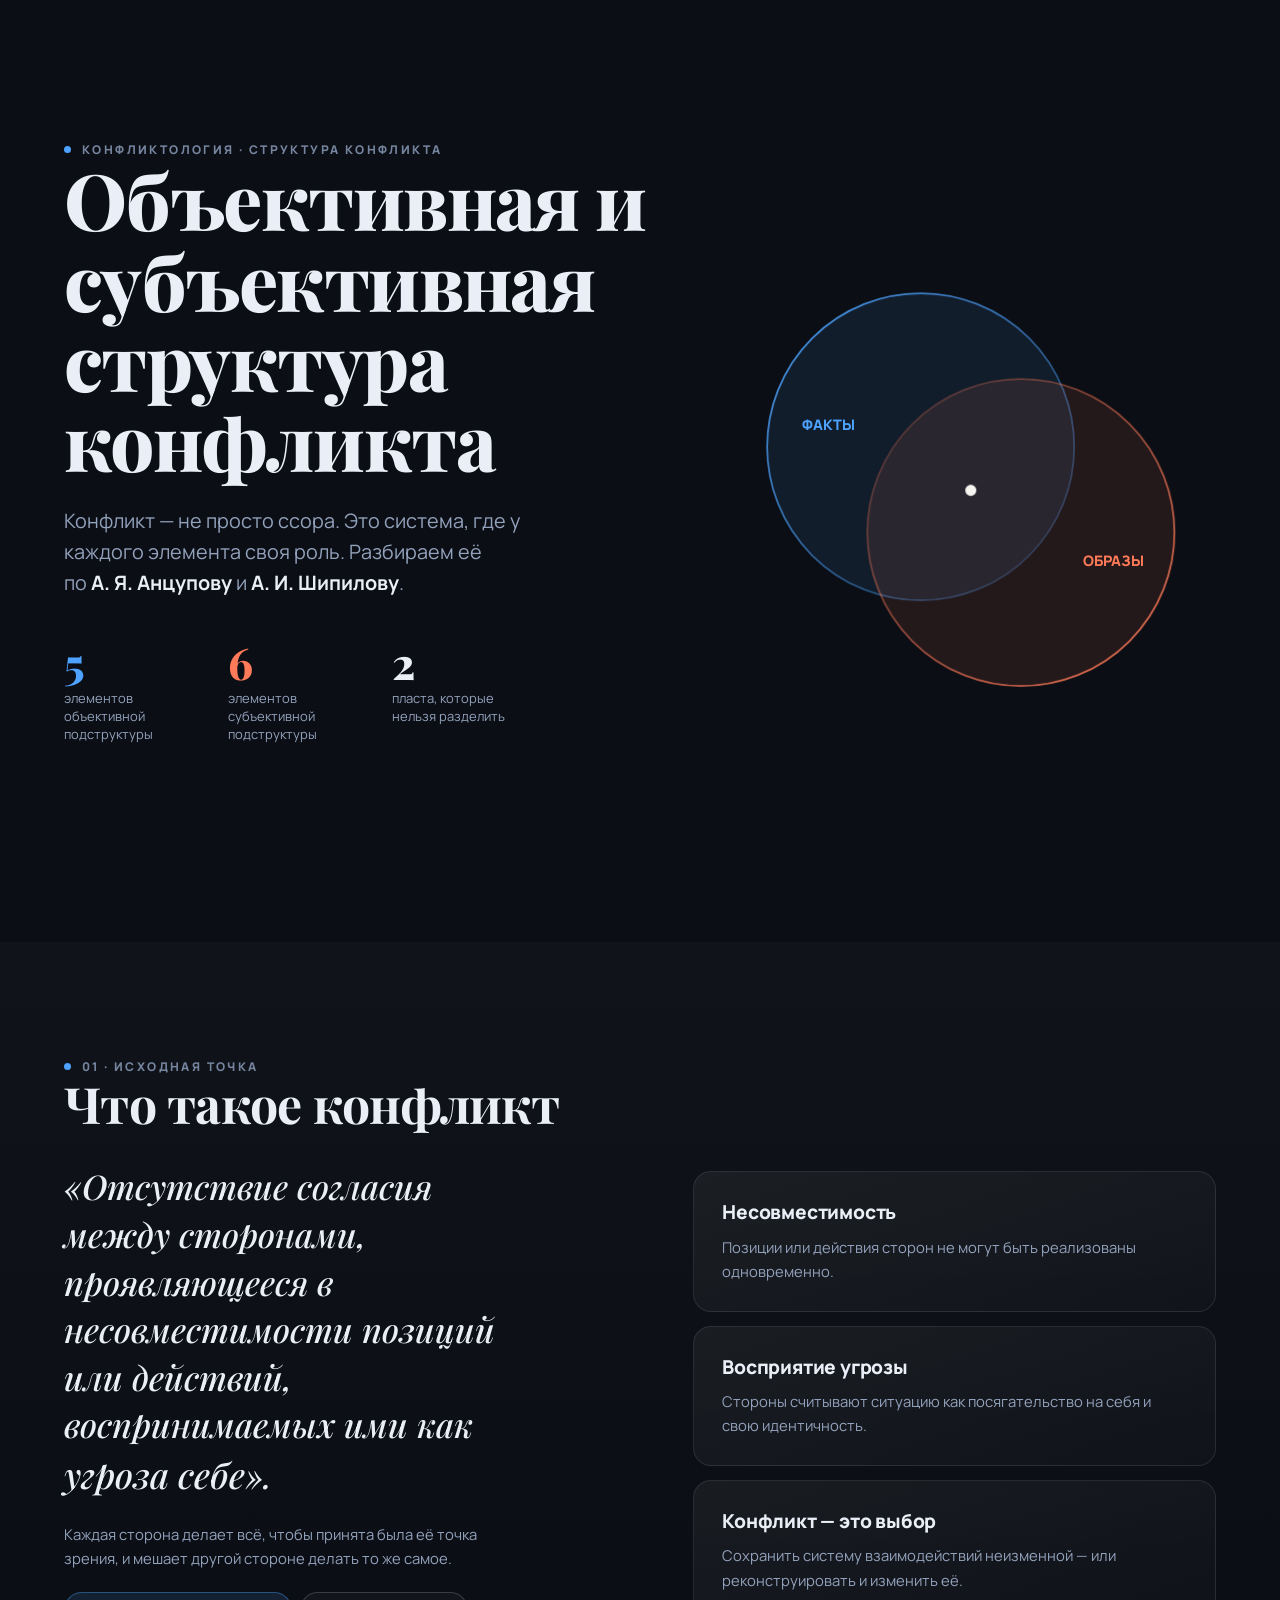
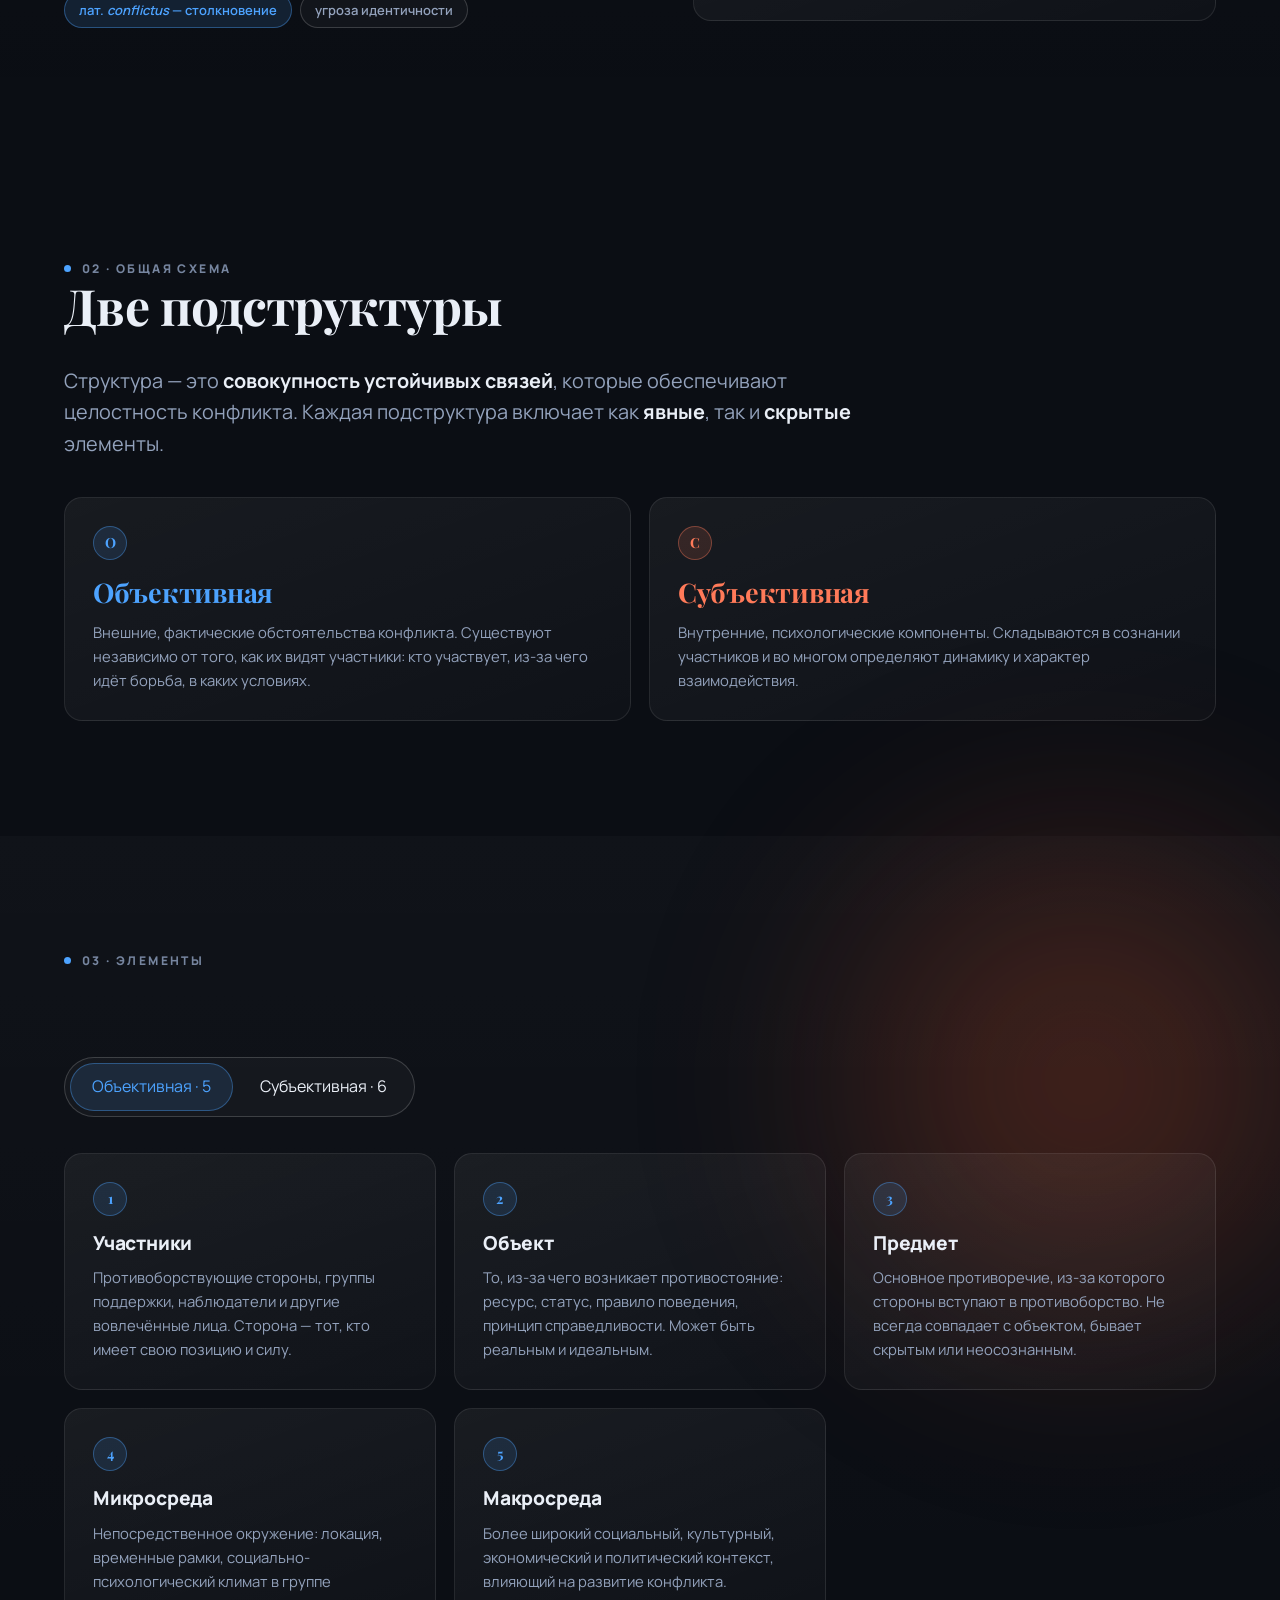
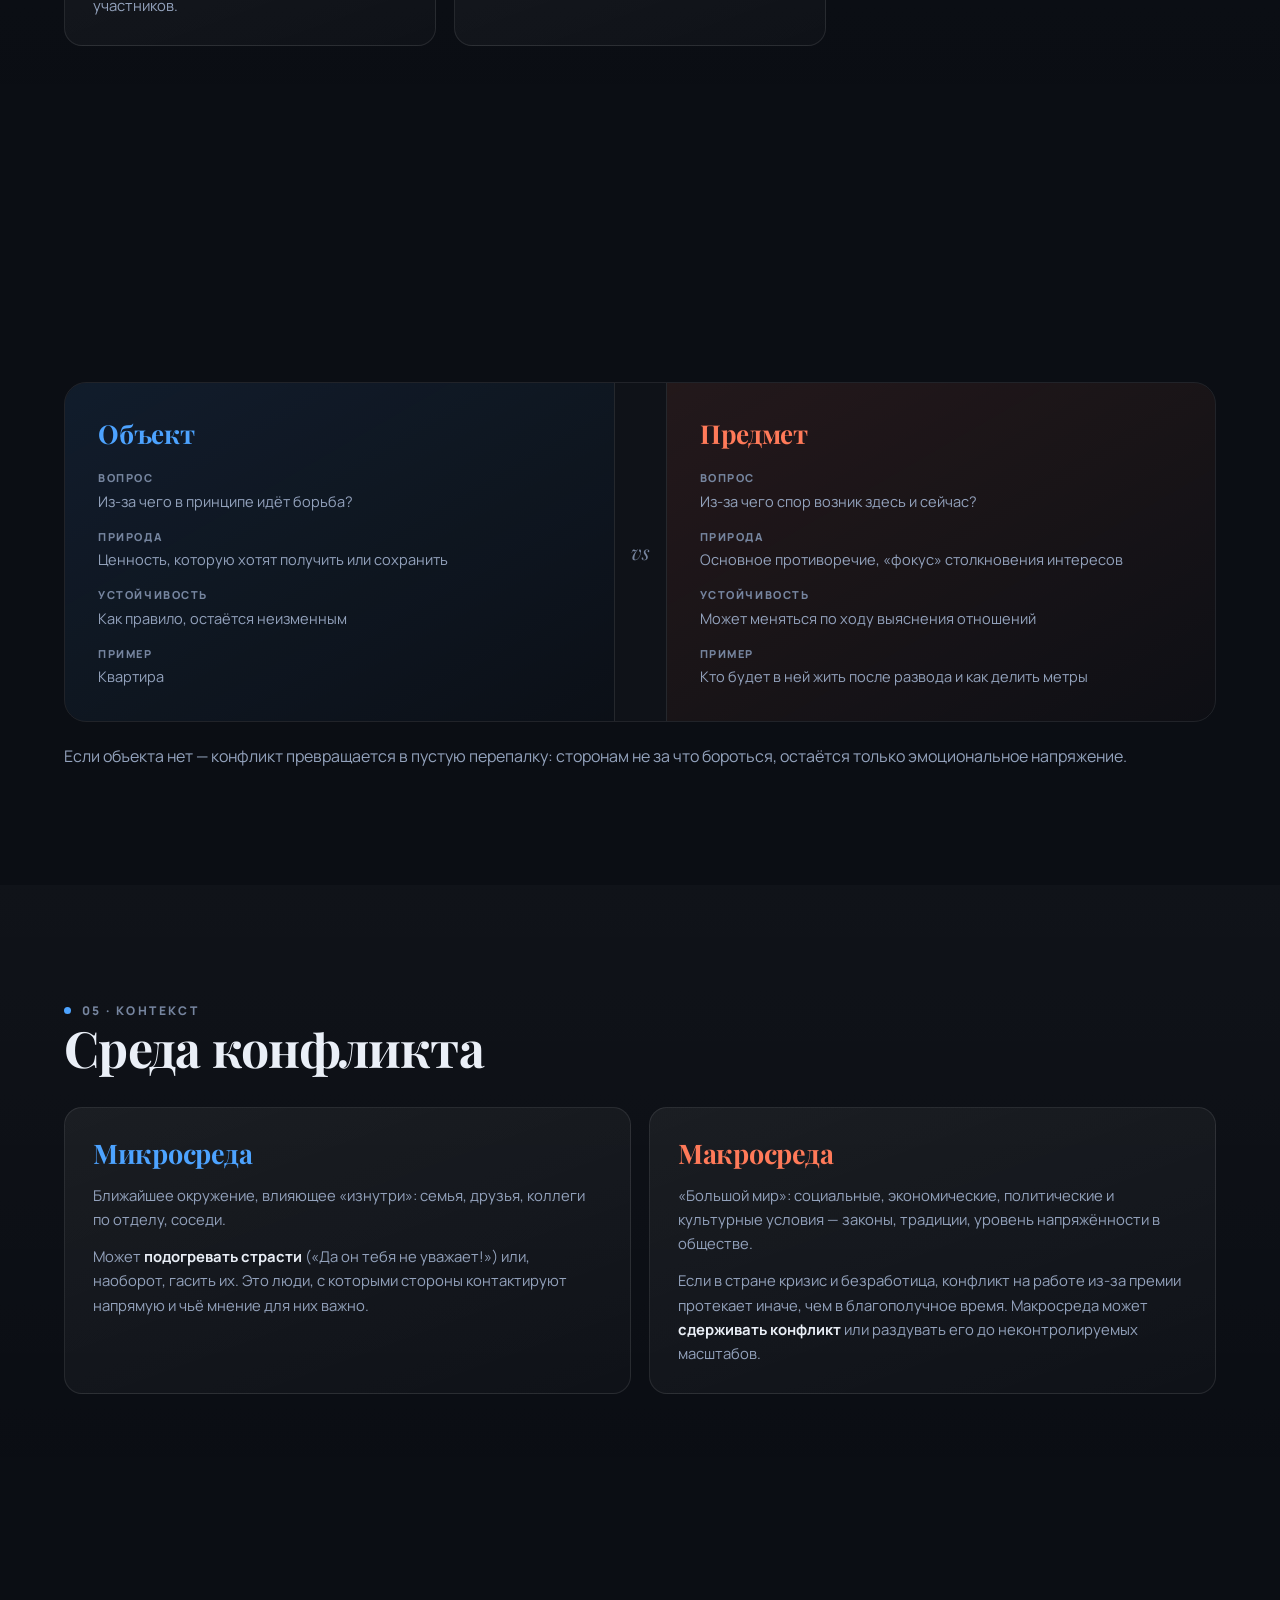
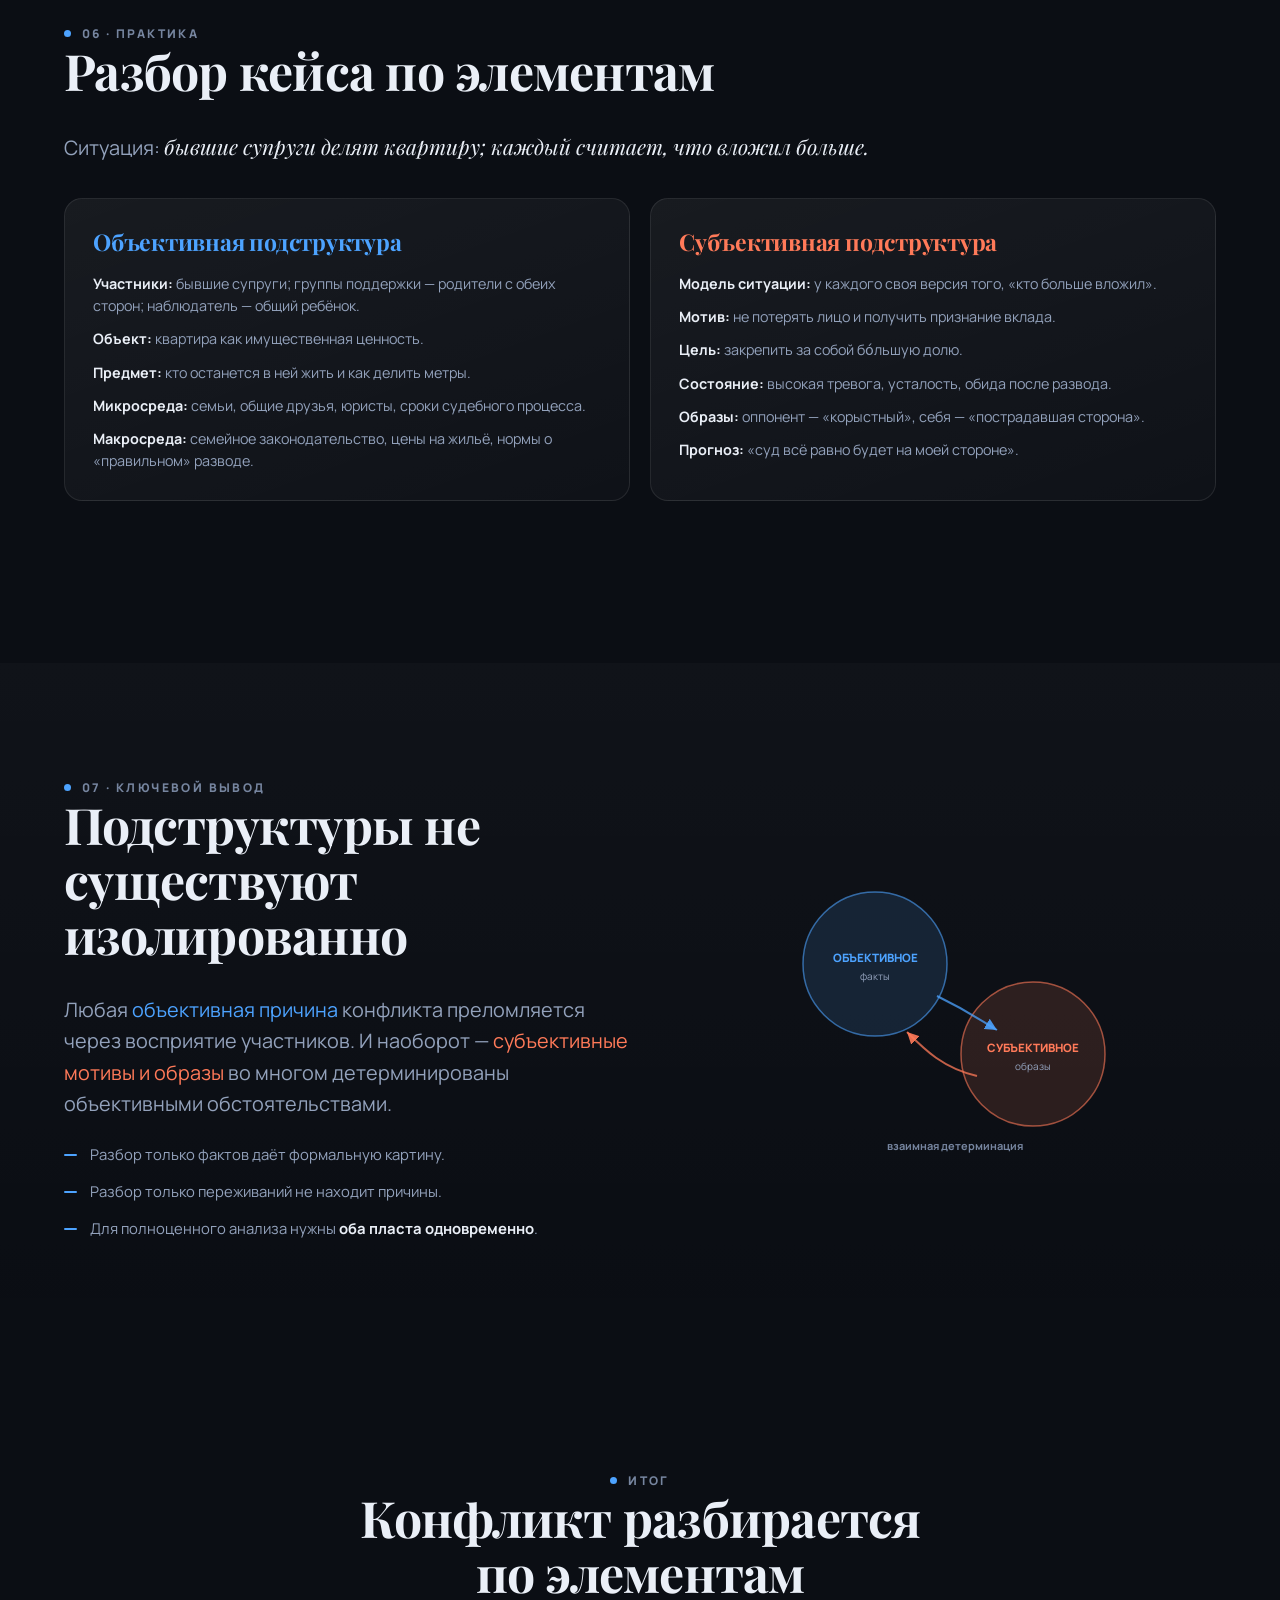
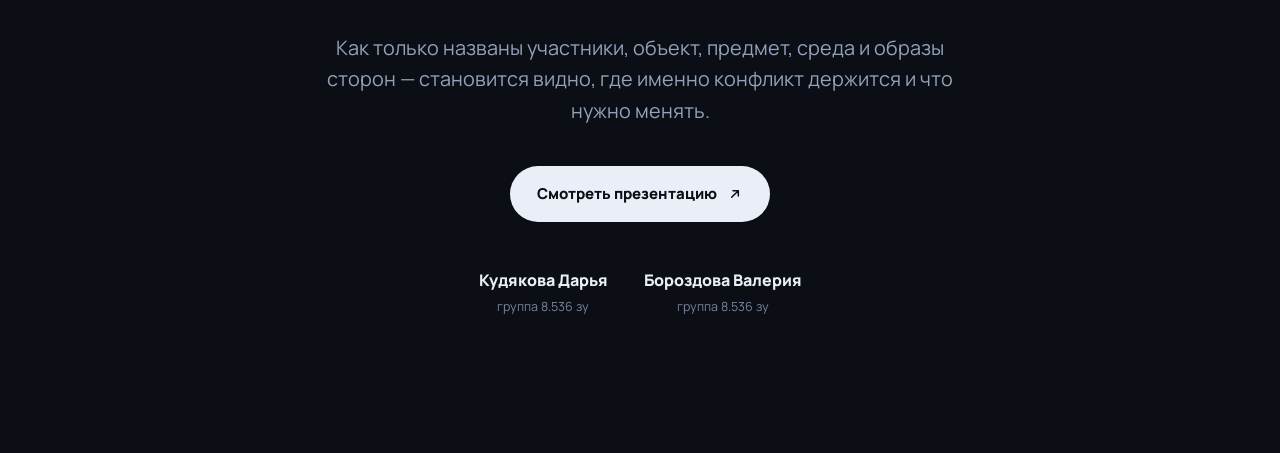
<file: projects/conflict-structure/landing.html>
<!DOCTYPE html>
<html lang="ru">
<head>
<meta charset="utf-8">
<meta name="viewport" content="width=device-width, initial-scale=1">
<title>Структура конфликта — объективная и субъективная подструктуры</title>
<meta name="description" content="Объективная и субъективная структура конфликта по А. Я. Анцупову и А. И. Шипилову: участники, объект, предмет, микро- и макросреда, мотивы, цели, образы и прогноз результатов.">
<meta property="og:title" content="Структура конфликта">
<meta property="og:description" content="Объективная и субъективная подструктуры конфликта — разбор по элементам с примером.">
<meta property="og:type" content="website">
<style>
  html{scroll-behavior:smooth}
  body{margin:0;background:#0B0E14}
  @media (prefers-reduced-motion:reduce){html{scroll-behavior:auto}}
</style>
</head>
<body>
<!-- ВНИМАНИЕ: файл создаётся автоматически из tilda-embed.html — правьте источник, затем: node build-landing.mjs -->
<!--
  ===========================================================================
  ЛЕНДИНГ «Структура конфликта» — код для блока T123 в Tilda.
  ---------------------------------------------------------------------------
  Как вставить:
  1. В Tilda добавьте блок  T123 «HTML-код»  (Другое → HTML-код).
  2. Скопируйте ВЕСЬ этот файл и вставьте в поле блока.
  3. В настройках блока уберите внутренние отступы (Padding top/bottom = 0).
  4. Ссылку на презентацию задайте в data-deck ниже (по умолчанию presentation.html).

  Все стили изолированы префиксом .cf — они не влияют на остальные блоки Tilda
  и не ломаются от её собственных стилей.
  ===========================================================================
-->

<link rel="preconnect" href="https://fonts.googleapis.com">
<link rel="preconnect" href="https://fonts.gstatic.com" crossorigin>
<link href="https://fonts.googleapis.com/css2?family=Manrope:wght@400;500;600;700;800&family=Playfair+Display:ital,wght@0,500;0,700;0,800;1,500&display=swap" rel="stylesheet">

<style>
/* ===========================================================================
   ТОКЕНЫ — с префиксом --cf-, чтобы не пересечься с переменными Tilda
   =========================================================================== */
.cf{
  --cf-ink:#0B0E14;
  --cf-ink-2:#111726;
  --cf-text:#EAEFF7;
  --cf-mute:#93A2BC;
  --cf-faint:#76859F;

  --cf-obj:#4DA3FF;
  --cf-obj-soft:rgba(77,163,255,.13);
  --cf-obj-line:rgba(77,163,255,.38);

  --cf-subj:#FF7A59;
  --cf-subj-soft:rgba(255,122,89,.13);
  --cf-subj-line:rgba(255,122,89,.38);

  --cf-line:rgba(255,255,255,.09);
  --cf-line-2:rgba(255,255,255,.17);

  --cf-display:"Playfair Display",Georgia,"Times New Roman",serif;
  --cf-sans:"Manrope",system-ui,-apple-system,"Segoe UI",Roboto,Arial,sans-serif;

  --cf-ease:cubic-bezier(.16,1,.3,1);
  --cf-pad:clamp(20px,5vw,80px);
}

/* ===========================================================================
   СБРОС ВНУТРИ БЛОКА
   Tilda задаёт свои font-family/line-height/margin на заголовках и абзацах —
   перекрываем их точечно, только внутри .cf
   =========================================================================== */
.cf,.cf *,.cf *::before,.cf *::after{box-sizing:border-box}
.cf{
  font-family:var(--cf-sans);
  background:var(--cf-ink);
  color:var(--cf-text);
  line-height:1.6;
  -webkit-font-smoothing:antialiased;
  overflow:hidden;
  position:relative;
  isolation:isolate;
}
.cf h1,.cf h2,.cf h3,.cf h4,.cf p,.cf ul,.cf ol,.cf figure,.cf blockquote{margin:0;padding:0}
.cf ul,.cf ol{list-style:none}
.cf img{max-width:100%;display:block}
.cf a{color:inherit;text-decoration:none}
.cf button{font:inherit;color:inherit;background:none;border:0;cursor:pointer}
.cf strong,.cf b{font-weight:700;color:var(--cf-text)}

/* ===========================================================================
   СЕТКА И СЕКЦИИ
   =========================================================================== */
.cf-sec{position:relative;padding:clamp(64px,9vw,128px) var(--cf-pad);z-index:1}
.cf-wrap{max-width:1180px;margin:0 auto;width:100%}
.cf-sec--tint{background:linear-gradient(180deg,rgba(255,255,255,.022),rgba(255,255,255,0))}

.cf-eyebrow{
  font-size:12px;font-weight:800;letter-spacing:.2em;text-transform:uppercase;
  color:var(--cf-faint);display:flex;align-items:center;gap:11px;margin-bottom:18px;
}
.cf-eyebrow::before{content:"";width:7px;height:7px;border-radius:50%;background:var(--cf-obj);flex:none}
.cf-eyebrow.s::before{background:var(--cf-subj)}

.cf h1{font-family:var(--cf-display);font-weight:800;font-size:clamp(38px,6.4vw,78px);line-height:1.03;letter-spacing:-.02em}
.cf h2{font-family:var(--cf-display);font-weight:700;font-size:clamp(28px,4.1vw,50px);line-height:1.1;letter-spacing:-.015em;margin-bottom:clamp(20px,2.6vw,32px)}
.cf h3{font-size:clamp(17px,1.5vw,20px);font-weight:800;line-height:1.32;letter-spacing:-.01em;margin-bottom:9px}
.cf .cf-lead{font-size:clamp(16px,1.55vw,20px);line-height:1.58;color:var(--cf-mute);max-width:70ch}
.cf .cf-body{font-size:clamp(14.5px,1.16vw,16px);line-height:1.62;color:var(--cf-mute)}
.cf .cf-obj{color:var(--cf-obj)}
.cf .cf-subj{color:var(--cf-subj)}
.cf em.cf-acc{font-family:var(--cf-display);font-style:italic;color:var(--cf-text);font-size:1.06em}

/* ===========================================================================
   ГЕРОЙ
   =========================================================================== */
.cf-hero{
  min-height:min(92vh,860px);display:flex;align-items:center;
  padding-top:clamp(80px,11vw,140px);padding-bottom:clamp(64px,8vw,110px);
}
.cf-hero-grid{display:grid;grid-template-columns:1.1fr .9fr;gap:clamp(32px,5vw,64px);align-items:center;width:100%}
.cf-hero h1{max-width:15ch;margin-bottom:24px}
.cf-hero .cf-lead{max-width:44ch}

.cf-aura{position:absolute;inset:0;z-index:0;pointer-events:none;overflow:hidden}
.cf-aura i{position:absolute;display:block;border-radius:50%;filter:blur(90px);opacity:.45;transition:transform 1.2s var(--cf-ease)}
.cf-aura .a{width:min(60vw,760px);aspect-ratio:1;left:-14%;top:-14%;background:radial-gradient(circle,#1E5FA8 0%,rgba(30,95,168,0) 70%)}
.cf-aura .b{width:min(56vw,700px);aspect-ratio:1;right:-12%;top:34%;background:radial-gradient(circle,#A33F22 0%,rgba(163,63,34,0) 70%)}

.cf-hero-meta{display:flex;flex-wrap:wrap;gap:28px;margin-top:clamp(28px,3.4vw,42px)}
.cf-hero-meta .n{font-family:var(--cf-display);font-size:clamp(30px,3.4vw,44px);font-weight:800;line-height:1}
.cf-hero-meta .l{font-size:13px;color:var(--cf-mute);margin-top:5px;max-width:17ch;line-height:1.4}

.cf-actions{display:flex;flex-wrap:wrap;gap:12px;margin-top:clamp(28px,3.4vw,40px)}
.cf-btn{
  display:inline-flex;align-items:center;gap:10px;
  padding:15px 26px;border-radius:999px;font-size:15px;font-weight:800;
  border:1px solid transparent;transition:transform .3s var(--cf-ease),background .3s var(--cf-ease),border-color .3s var(--cf-ease);
}
/* Специфичность .cf a{color:inherit} выше одиночного класса — поднимаем её здесь */
.cf .cf-btn--primary{background:var(--cf-text);color:var(--cf-ink)}
.cf .cf-btn--primary:hover{transform:translateY(-2px);background:#fff;color:var(--cf-ink)}
.cf .cf-btn--ghost{border-color:var(--cf-line-2);color:var(--cf-text)}
.cf .cf-btn--ghost:hover{transform:translateY(-2px);background:rgba(255,255,255,.07);border-color:rgba(255,255,255,.34)}
.cf-btn:focus-visible{outline:2px solid var(--cf-obj);outline-offset:3px}
.cf-btn svg{width:16px;height:16px;fill:none;stroke:currentColor;stroke-width:2.2;stroke-linecap:round;stroke-linejoin:round}

/* ===========================================================================
   КАРТОЧКИ
   =========================================================================== */
.cf-card{
  background:linear-gradient(160deg,rgba(255,255,255,.055),rgba(255,255,255,.018));
  border:1px solid var(--cf-line);border-radius:18px;padding:clamp(20px,2.2vw,28px);
  transition:transform .4s var(--cf-ease),border-color .4s var(--cf-ease);
  height:100%;
}
.cf-card:hover{transform:translateY(-5px);border-color:var(--cf-line-2)}
.cf-card .cf-num{
  width:34px;height:34px;border-radius:50%;display:grid;place-items:center;margin-bottom:15px;
  font-family:var(--cf-display);font-size:14px;font-weight:700;
  border:1px solid var(--cf-obj-line);color:var(--cf-obj);background:var(--cf-obj-soft);
}
.cf-card.s .cf-num{border-color:var(--cf-subj-line);color:var(--cf-subj);background:var(--cf-subj-soft)}

.cf-grid{display:grid;gap:clamp(12px,1.4vw,18px)}
.cf-g2{grid-template-columns:repeat(2,minmax(0,1fr))}
.cf-g3{grid-template-columns:repeat(3,minmax(0,1fr))}
.cf-split{display:grid;grid-template-columns:1.05fr .95fr;gap:clamp(28px,4vw,56px);align-items:center}

.cf-chips{display:flex;flex-wrap:wrap;gap:8px}
.cf-chip{
  font-size:13px;font-weight:600;padding:7px 14px;border-radius:999px;
  border:1px solid var(--cf-line-2);color:var(--cf-mute);background:rgba(255,255,255,.03);
}
.cf-chip.o{border-color:var(--cf-obj-line);color:var(--cf-obj);background:var(--cf-obj-soft)}
.cf-chip.s{border-color:var(--cf-subj-line);color:var(--cf-subj);background:var(--cf-subj-soft)}

.cf-ticks{display:grid;gap:14px}
.cf-ticks li{position:relative;padding-left:26px;font-size:clamp(14.5px,1.16vw,16px);line-height:1.55;color:var(--cf-mute)}
.cf-ticks li::before{content:"";position:absolute;left:0;top:11px;width:13px;height:2px;border-radius:2px;background:var(--cf-obj)}
.cf-ticks.s li::before{background:var(--cf-subj)}

.cf-quote{
  font-family:var(--cf-display);font-style:italic;font-weight:500;
  font-size:clamp(21px,2.7vw,34px);line-height:1.4;color:var(--cf-text);max-width:24ch;
}

/* ===========================================================================
   ПЕРЕКЛЮЧАТЕЛЬ ПОДСТРУКТУР
   =========================================================================== */
.cf-tabs{display:inline-flex;padding:5px;gap:5px;border-radius:999px;border:1px solid var(--cf-line-2);background:rgba(255,255,255,.03);margin-bottom:clamp(24px,3vw,36px)}
.cf-tab{padding:11px 22px;border-radius:999px;font-size:14.5px;font-weight:800;color:var(--cf-mute);transition:all .3s var(--cf-ease);white-space:nowrap}
.cf-tab:hover{color:var(--cf-text)}
.cf-tab[aria-selected="true"]{background:var(--cf-obj-soft);border:1px solid var(--cf-obj-line);color:var(--cf-obj);padding:10px 21px}
.cf-tab[aria-selected="true"][data-tab="subj"]{background:var(--cf-subj-soft);border-color:var(--cf-subj-line);color:var(--cf-subj)}
.cf-tab:focus-visible{outline:2px solid var(--cf-obj);outline-offset:3px}

.cf-panel[hidden]{display:none}
.cf-panel .cf-card{animation:cf-rise .6s var(--cf-ease) both}
.cf-panel .cf-card:nth-child(1){animation-delay:.02s}
.cf-panel .cf-card:nth-child(2){animation-delay:.08s}
.cf-panel .cf-card:nth-child(3){animation-delay:.14s}
.cf-panel .cf-card:nth-child(4){animation-delay:.2s}
.cf-panel .cf-card:nth-child(5){animation-delay:.26s}
.cf-panel .cf-card:nth-child(6){animation-delay:.32s}
@keyframes cf-rise{from{opacity:0;transform:translateY(18px)}to{opacity:1;transform:none}}

/* ===========================================================================
   СРАВНЕНИЕ ОБЪЕКТ / ПРЕДМЕТ
   =========================================================================== */
.cf-vs{display:grid;grid-template-columns:1fr auto 1fr;border:1px solid var(--cf-line);border-radius:22px;overflow:hidden}
.cf-vs > div{padding:clamp(22px,2.6vw,34px)}
.cf-vs .m{display:grid;place-items:center;padding:0 16px;background:rgba(255,255,255,.02);border-left:1px solid var(--cf-line);border-right:1px solid var(--cf-line)}
.cf-vs .m span{font-family:var(--cf-display);font-style:italic;font-size:20px;color:var(--cf-faint)}
.cf-vs .x{background:linear-gradient(150deg,rgba(77,163,255,.1),rgba(77,163,255,.015))}
.cf-vs .y{background:linear-gradient(150deg,rgba(255,122,89,.1),rgba(255,122,89,.015))}
.cf-vs h3{font-family:var(--cf-display);font-size:clamp(20px,2.1vw,26px);font-weight:700;margin-bottom:18px}
.cf-vs dl{display:grid;gap:15px;margin:0}
.cf-vs dt{font-size:11px;letter-spacing:.14em;text-transform:uppercase;color:var(--cf-faint);font-weight:800;margin-bottom:4px}
.cf-vs dd{margin:0;font-size:clamp(14px,1.14vw,15.5px);line-height:1.5;color:var(--cf-mute)}

/* ===========================================================================
   КЕЙС
   =========================================================================== */
.cf-case{display:grid;grid-template-columns:repeat(2,minmax(0,1fr));gap:clamp(14px,1.6vw,20px)}
.cf-case .cf-card h3{font-family:var(--cf-display);font-size:clamp(19px,1.9vw,23px);font-weight:700;margin-bottom:16px}
.cf-case dl{display:grid;gap:11px;margin:0}
.cf-case dd{margin:0;font-size:clamp(14px,1.12vw,15px);line-height:1.55;color:var(--cf-mute)}
.cf-case dd b{color:var(--cf-text)}

/* ===========================================================================
   ФИНАЛ
   =========================================================================== */
.cf-end{text-align:center}
.cf-end h2{margin-left:auto;margin-right:auto;max-width:18ch}
.cf-end .cf-lead{margin:0 auto}
.cf-authors{display:flex;justify-content:center;flex-wrap:wrap;gap:36px;margin-top:clamp(30px,3.6vw,46px)}
.cf-authors .nm{font-size:16px;font-weight:800}
.cf-authors .rl{font-size:12.5px;color:var(--cf-faint);margin-top:3px}
.cf-src{
  margin-top:clamp(32px,3.8vw,48px);padding-top:24px;border-top:1px solid var(--cf-line);
  font-size:13px;color:var(--cf-faint);line-height:1.6;
}

/* ===========================================================================
   ПОЯВЛЕНИЕ ПРИ СКРОЛЛЕ
   =========================================================================== */
.cf [data-reveal]{opacity:0;transform:translateY(26px);transition:opacity .75s var(--cf-ease),transform .75s var(--cf-ease);transition-delay:var(--cf-delay,0ms)}
.cf [data-reveal].cf-in{opacity:1;transform:none}

/* ===========================================================================
   АДАПТИВ
   =========================================================================== */
@media (max-width:980px){
  .cf-hero-grid,.cf-split{grid-template-columns:1fr}
  .cf-hero-art{order:-1;max-width:380px;margin:0 auto}
  .cf-g3{grid-template-columns:repeat(2,minmax(0,1fr))}
  .cf-vs{grid-template-columns:1fr}
  .cf-vs .m{border-left:0;border-right:0;border-top:1px solid var(--cf-line);border-bottom:1px solid var(--cf-line);padding:14px 0}
}
@media (max-width:640px){
  .cf-g2,.cf-g3,.cf-case{grid-template-columns:1fr}
  .cf-hero{min-height:auto}
  .cf-tabs{display:flex;width:100%}
  .cf-tab{flex:1;text-align:center;padding:11px 10px;font-size:13.5px}
  .cf-tab[aria-selected="true"]{padding:10px 9px}
  .cf-hero-meta{gap:20px}
  .cf-authors{gap:24px}
}

@media (prefers-reduced-motion:reduce){
  .cf [data-reveal]{opacity:1;transform:none;transition:none}
  .cf *{animation-duration:.001ms !important;transition-duration:.001ms !important}
  .cf-aura i{transition:none}
}
</style>

<div class="cf" data-deck="presentation.html">

  <div class="cf-aura" aria-hidden="true"><i class="a"></i><i class="b"></i></div>

  <!-- ============ ГЕРОЙ ============ -->
  <section class="cf-sec cf-hero">
    <div class="cf-wrap cf-hero-grid">
      <div>
        <p class="cf-eyebrow" data-reveal>Конфликтология · структура конфликта</p>
        <h1 data-reveal style="--cf-delay:80ms">Объективная и субъективная структура конфликта</h1>
        <p class="cf-lead" data-reveal style="--cf-delay:160ms">
          Конфликт — не просто ссора. Это система, где у каждого элемента своя роль. Разбираем её по&nbsp;<strong>А.&nbsp;Я.&nbsp;Анцупову</strong> и <strong>А.&nbsp;И.&nbsp;Шипилову</strong>.
        </p>

        <div class="cf-hero-meta" data-reveal style="--cf-delay:240ms">
          <div>
            <div class="n cf-obj" data-count="5">0</div>
            <div class="l">элементов объективной подструктуры</div>
          </div>
          <div>
            <div class="n cf-subj" data-count="6">0</div>
            <div class="l">элементов субъективной подструктуры</div>
          </div>
          <div>
            <div class="n" data-count="2">0</div>
            <div class="l">пласта, которые нельзя разделить</div>
          </div>
        </div>

        <div class="cf-actions" data-reveal style="--cf-delay:320ms">
          <a class="cf-btn cf-btn--primary" href="#cf-elements">
            Разобрать по элементам
            <svg viewBox="0 0 24 24"><path d="M12 5v14M5 12l7 7 7-7"/></svg>
          </a>
          <a class="cf-btn cf-btn--ghost" id="cf-deck-link" href="presentation.html" target="_blank" rel="noopener">
            Открыть презентацию
            <svg viewBox="0 0 24 24"><path d="M7 17L17 7M9 7h8v8"/></svg>
          </a>
        </div>
      </div>

      <div class="cf-hero-art" data-reveal style="--cf-delay:200ms">
        <svg viewBox="0 0 440 440" width="100%" role="img" aria-label="Две пересекающиеся области: объективная и субъективная">
          <defs>
            <linearGradient id="cfGo" x1="0" y1="0" x2="1" y2="1">
              <stop offset="0%" stop-color="#4DA3FF" stop-opacity=".95"/>
              <stop offset="100%" stop-color="#4DA3FF" stop-opacity=".12"/>
            </linearGradient>
            <linearGradient id="cfGs" x1="1" y1="1" x2="0" y2="0">
              <stop offset="0%" stop-color="#FF7A59" stop-opacity=".95"/>
              <stop offset="100%" stop-color="#FF7A59" stop-opacity=".12"/>
            </linearGradient>
          </defs>
          <circle class="cf-ring" cx="175" cy="185" r="138" fill="rgba(77,163,255,.1)" stroke="url(#cfGo)" stroke-width="1.6"/>
          <circle class="cf-ring cf-ring2" cx="265" cy="262" r="138" fill="rgba(255,122,89,.1)" stroke="url(#cfGs)" stroke-width="1.6"/>
          <text x="92" y="170" fill="#4DA3FF" font-family="Manrope,sans-serif" font-size="13" font-weight="800" text-anchor="middle">ФАКТЫ</text>
          <text x="348" y="292" fill="#FF7A59" font-family="Manrope,sans-serif" font-size="13" font-weight="800" text-anchor="middle">ОБРАЗЫ</text>
          <circle class="cf-pulse" cx="220" cy="224" r="5" fill="#F7F5F1"/>
        </svg>
      </div>
    </div>
  </section>

  <!-- ============ ПОНЯТИЕ ============ -->
  <section class="cf-sec cf-sec--tint">
    <div class="cf-wrap">
      <p class="cf-eyebrow" data-reveal>01 · Исходная точка</p>
      <h2 data-reveal style="--cf-delay:60ms">Что такое конфликт</h2>
      <div class="cf-split">
        <div>
          <blockquote class="cf-quote" data-reveal style="--cf-delay:120ms">
            «Отсутствие согласия между сторонами, проявляющееся в несовместимости позиций или действий, воспринимаемых ими как <em class="cf-acc">угроза себе</em>».
          </blockquote>
          <p class="cf-body" data-reveal style="--cf-delay:200ms;margin-top:22px;max-width:52ch">
            Каждая сторона делает всё, чтобы принята была её точка зрения, и мешает другой стороне делать то же самое.
          </p>
          <div class="cf-chips" data-reveal style="--cf-delay:260ms;margin-top:22px">
            <span class="cf-chip o">лат. <em>conflictus</em> — столкновение</span>
            <span class="cf-chip">угроза идентичности</span>
          </div>
        </div>
        <ul class="cf-grid" style="gap:14px">
          <li class="cf-card" data-reveal style="--cf-delay:180ms">
            <h3>Несовместимость</h3>
            <p class="cf-body">Позиции или действия сторон не могут быть реализованы одновременно.</p>
          </li>
          <li class="cf-card" data-reveal style="--cf-delay:250ms">
            <h3>Восприятие угрозы</h3>
            <p class="cf-body">Стороны считывают ситуацию как посягательство на себя и свою идентичность.</p>
          </li>
          <li class="cf-card s" data-reveal style="--cf-delay:320ms">
            <h3>Конфликт — это выбор</h3>
            <p class="cf-body">Сохранить систему взаимодействий неизменной — или реконструировать и изменить её.</p>
          </li>
        </ul>
      </div>
    </div>
  </section>

  <!-- ============ СТРУКТУРА ============ -->
  <section class="cf-sec">
    <div class="cf-wrap">
      <p class="cf-eyebrow" data-reveal>02 · Общая схема</p>
      <h2 data-reveal style="--cf-delay:60ms">Две подструктуры</h2>
      <p class="cf-lead" data-reveal style="--cf-delay:120ms;margin-bottom:clamp(26px,3vw,38px)">
        Структура — это <strong>совокупность устойчивых связей</strong>, которые обеспечивают целостность конфликта. Каждая подструктура включает как <strong>явные</strong>, так и <strong>скрытые</strong> элементы.
      </p>
      <div class="cf-grid cf-g2">
        <div class="cf-card" data-reveal style="--cf-delay:160ms">
          <div class="cf-num">О</div>
          <h3 class="cf-obj" style="font-family:var(--cf-display);font-size:clamp(21px,2.2vw,27px);font-weight:700">Объективная</h3>
          <p class="cf-body">Внешние, фактические обстоятельства конфликта. Существуют независимо от того, как их видят участники: кто участвует, из-за чего идёт борьба, в каких условиях.</p>
        </div>
        <div class="cf-card s" data-reveal style="--cf-delay:240ms">
          <div class="cf-num">С</div>
          <h3 class="cf-subj" style="font-family:var(--cf-display);font-size:clamp(21px,2.2vw,27px);font-weight:700">Субъективная</h3>
          <p class="cf-body">Внутренние, психологические компоненты. Складываются в сознании участников и во многом определяют динамику и характер взаимодействия.</p>
        </div>
      </div>
    </div>
  </section>

  <!-- ============ ЭЛЕМЕНТЫ: ПЕРЕКЛЮЧАТЕЛЬ ============ -->
  <section class="cf-sec cf-sec--tint" id="cf-elements">
    <div class="cf-wrap">
      <p class="cf-eyebrow" data-reveal>03 · Элементы</p>
      <h2 data-reveal style="--cf-delay:60ms">Из чего состоит конфликт</h2>

      <div class="cf-tabs" role="tablist" aria-label="Подструктуры конфликта" data-reveal style="--cf-delay:120ms">
        <button class="cf-tab" role="tab" id="cf-tab-obj" data-tab="obj" aria-selected="true" aria-controls="cf-panel-obj">Объективная · 5</button>
        <button class="cf-tab" role="tab" id="cf-tab-subj" data-tab="subj" aria-selected="false" aria-controls="cf-panel-subj" tabindex="-1">Субъективная · 6</button>
      </div>

      <div class="cf-panel cf-grid cf-g3" role="tabpanel" id="cf-panel-obj" aria-labelledby="cf-tab-obj">
        <div class="cf-card"><div class="cf-num">1</div><h3>Участники</h3><p class="cf-body">Противоборствующие стороны, группы поддержки, наблюдатели и другие вовлечённые лица. Сторона — тот, кто имеет свою позицию и силу.</p></div>
        <div class="cf-card"><div class="cf-num">2</div><h3>Объект</h3><p class="cf-body">То, из-за чего возникает противостояние: ресурс, статус, правило поведения, принцип справедливости. Может быть реальным и идеальным.</p></div>
        <div class="cf-card"><div class="cf-num">3</div><h3>Предмет</h3><p class="cf-body">Основное противоречие, из-за которого стороны вступают в противоборство. Не всегда совпадает с объектом, бывает скрытым или неосознанным.</p></div>
        <div class="cf-card"><div class="cf-num">4</div><h3>Микросреда</h3><p class="cf-body">Непосредственное окружение: локация, временные рамки, социально-психологический климат в группе участников.</p></div>
        <div class="cf-card"><div class="cf-num">5</div><h3>Макросреда</h3><p class="cf-body">Более широкий социальный, культурный, экономический и политический контекст, влияющий на развитие конфликта.</p></div>
      </div>

      <div class="cf-panel cf-grid cf-g3" role="tabpanel" id="cf-panel-subj" aria-labelledby="cf-tab-subj" hidden>
        <div class="cf-card s"><div class="cf-num">1</div><h3>Психологические модели ситуации</h3><p class="cf-body">У каждого участника складывается своя картина происходящего, которая не всегда совпадает с объективной реальностью.</p></div>
        <div class="cf-card s"><div class="cf-num">2</div><h3>Мотивы действий</h3><p class="cf-body">Внутренние побуждения, толкающие участников на конфликтное поведение. Часто не осознаются и не проговариваются вслух.</p></div>
        <div class="cf-card s"><div class="cf-num">3</div><h3>Цели участников</h3><p class="cf-body">Представления о том, чего они хотят добиться в конфликте. В отличие от мотивов — предъявляются другой стороне.</p></div>
        <div class="cf-card s"><div class="cf-num">4</div><h3>Психические состояния</h3><p class="cf-body">Эмоциональный фон, уровень напряжения, стрессовые реакции. Высокое напряжение сужает выбор вариантов выхода.</p></div>
        <div class="cf-card s"><div class="cf-num">5</div><h3>Образы оппонента и себя</h3><p class="cf-body">Когнитивные конструкции о другой стороне, о себе, об объекте и предмете. Часто искажены — вплоть до «демонизации» противника.</p></div>
        <div class="cf-card s"><div class="cf-num">6</div><h3>Вероятные результаты</h3><p class="cf-body">Прогнозируемые исходы борьбы, которые участники мысленно моделируют. Оценка шансов влияет на готовность к обострению.</p></div>
      </div>
    </div>
  </section>

  <!-- ============ ОБЪЕКТ vs ПРЕДМЕТ ============ -->
  <section class="cf-sec">
    <div class="cf-wrap">
      <p class="cf-eyebrow" data-reveal>04 · Частая путаница</p>
      <h2 data-reveal style="--cf-delay:60ms">Предмет ≠ объект</h2>
      <div class="cf-vs" data-reveal style="--cf-delay:120ms">
        <div class="x">
          <h3 class="cf-obj">Объект</h3>
          <dl>
            <div><dt>Вопрос</dt><dd>Из-за чего в принципе идёт борьба?</dd></div>
            <div><dt>Природа</dt><dd>Ценность, которую хотят получить или сохранить</dd></div>
            <div><dt>Устойчивость</dt><dd>Как правило, остаётся неизменным</dd></div>
            <div><dt>Пример</dt><dd>Квартира</dd></div>
          </dl>
        </div>
        <div class="m"><span>vs</span></div>
        <div class="y">
          <h3 class="cf-subj">Предмет</h3>
          <dl>
            <div><dt>Вопрос</dt><dd>Из-за чего спор возник здесь и сейчас?</dd></div>
            <div><dt>Природа</dt><dd>Основное противоречие, «фокус» столкновения интересов</dd></div>
            <div><dt>Устойчивость</dt><dd>Может меняться по ходу выяснения отношений</dd></div>
            <div><dt>Пример</dt><dd>Кто будет в ней жить после развода и как делить метры</dd></div>
          </dl>
        </div>
      </div>
      <p class="cf-body" data-reveal style="--cf-delay:200ms;margin-top:22px;font-size:clamp(15px,1.25vw,17px)">
        Если объекта нет — конфликт превращается в пустую перепалку: сторонам не за что бороться, остаётся только эмоциональное напряжение.
      </p>
    </div>
  </section>

  <!-- ============ СРЕДА ============ -->
  <section class="cf-sec cf-sec--tint">
    <div class="cf-wrap">
      <p class="cf-eyebrow" data-reveal>05 · Контекст</p>
      <h2 data-reveal style="--cf-delay:60ms">Среда конфликта</h2>
      <div class="cf-grid cf-g2">
        <div class="cf-card" data-reveal style="--cf-delay:140ms">
          <h3 class="cf-obj" style="font-family:var(--cf-display);font-size:clamp(21px,2.2vw,27px);font-weight:700;margin-bottom:12px">Микросреда</h3>
          <p class="cf-body">Ближайшее окружение, влияющее «изнутри»: семья, друзья, коллеги по отделу, соседи.</p>
          <p class="cf-body" style="margin-top:13px">Может <strong>подогревать страсти</strong> («Да он тебя не уважает!») или, наоборот, гасить их. Это люди, с которыми стороны контактируют напрямую и чьё мнение для них важно.</p>
        </div>
        <div class="cf-card s" data-reveal style="--cf-delay:220ms">
          <h3 class="cf-subj" style="font-family:var(--cf-display);font-size:clamp(21px,2.2vw,27px);font-weight:700;margin-bottom:12px">Макросреда</h3>
          <p class="cf-body">«Большой мир»: социальные, экономические, политические и культурные условия — законы, традиции, уровень напряжённости в обществе.</p>
          <p class="cf-body" style="margin-top:13px">Если в стране кризис и безработица, конфликт на работе из-за премии протекает иначе, чем в благополучное время. Макросреда может <strong>сдерживать конфликт</strong> или раздувать его до неконтролируемых масштабов.</p>
        </div>
      </div>
    </div>
  </section>

  <!-- ============ КЕЙС ============ -->
  <section class="cf-sec">
    <div class="cf-wrap">
      <p class="cf-eyebrow" data-reveal>06 · Практика</p>
      <h2 data-reveal style="--cf-delay:60ms">Разбор кейса по элементам</h2>
      <p class="cf-lead" data-reveal style="--cf-delay:110ms;margin-bottom:clamp(24px,3vw,34px)">
        Ситуация: <em class="cf-acc">бывшие супруги делят квартиру; каждый считает, что вложил больше.</em>
      </p>
      <div class="cf-case">
        <div class="cf-card" data-reveal style="--cf-delay:160ms">
          <h3 class="cf-obj">Объективная подструктура</h3>
          <dl>
            <dd><b>Участники:</b> бывшие супруги; группы поддержки — родители с обеих сторон; наблюдатель — общий ребёнок.</dd>
            <dd><b>Объект:</b> квартира как имущественная ценность.</dd>
            <dd><b>Предмет:</b> кто останется в ней жить и как делить метры.</dd>
            <dd><b>Микросреда:</b> семьи, общие друзья, юристы, сроки судебного процесса.</dd>
            <dd><b>Макросреда:</b> семейное законодательство, цены на жильё, нормы о «правильном» разводе.</dd>
          </dl>
        </div>
        <div class="cf-card s" data-reveal style="--cf-delay:240ms">
          <h3 class="cf-subj">Субъективная подструктура</h3>
          <dl>
            <dd><b>Модель ситуации:</b> у каждого своя версия того, «кто больше вложил».</dd>
            <dd><b>Мотив:</b> не потерять лицо и получить признание вклада.</dd>
            <dd><b>Цель:</b> закрепить за собой бо́льшую долю.</dd>
            <dd><b>Состояние:</b> высокая тревога, усталость, обида после развода.</dd>
            <dd><b>Образы:</b> оппонент — «корыстный», себя — «пострадавшая сторона».</dd>
            <dd><b>Прогноз:</b> «суд всё равно будет на моей стороне».</dd>
          </dl>
        </div>
      </div>
      <p class="cf-body" data-reveal style="--cf-delay:320ms;margin-top:20px;font-size:clamp(15px,1.25vw,17px)">
        <strong>Что даёт разбор:</strong> объект (квартира) делится по закону, но конфликт не гаснет, пока не признан реальный предмет — <span class="cf-subj">спор о признании вклада</span>.
      </p>
    </div>
  </section>

  <!-- ============ ВЫВОД ============ -->
  <section class="cf-sec cf-sec--tint">
    <div class="cf-wrap cf-split">
      <div>
        <p class="cf-eyebrow" data-reveal>07 · Ключевой вывод</p>
        <h2 data-reveal style="--cf-delay:60ms">Подструктуры не существуют изолированно</h2>
        <p class="cf-lead" data-reveal style="--cf-delay:120ms">
          Любая <span class="cf-obj">объективная причина</span> конфликта преломляется через восприятие участников. И наоборот — <span class="cf-subj">субъективные мотивы и образы</span> во многом детерминированы объективными обстоятельствами.
        </p>
        <ul class="cf-ticks" data-reveal style="--cf-delay:200ms;margin-top:24px">
          <li>Разбор только фактов даёт формальную картину.</li>
          <li>Разбор только переживаний не находит причины.</li>
          <li>Для полноценного анализа нужны <strong>оба пласта одновременно</strong>.</li>
        </ul>
      </div>
      <div data-reveal style="--cf-delay:240ms">
        <svg viewBox="0 0 380 330" width="100%" style="max-width:380px;margin:0 auto;display:block" role="img" aria-label="Взаимное влияние объективной и субъективной подструктур">
          <circle cx="110" cy="120" r="72" fill="rgba(77,163,255,.13)" stroke="rgba(77,163,255,.6)" stroke-width="1.5"/>
          <text x="110" y="118" text-anchor="middle" fill="#4DA3FF" font-family="Manrope,sans-serif" font-size="11.5" font-weight="800">ОБЪЕКТИВНОЕ</text>
          <text x="110" y="136" text-anchor="middle" fill="#93A2BC" font-family="Manrope,sans-serif" font-size="10">факты</text>
          <circle cx="268" cy="210" r="72" fill="rgba(255,122,89,.13)" stroke="rgba(255,122,89,.6)" stroke-width="1.5"/>
          <text x="268" y="208" text-anchor="middle" fill="#FF7A59" font-family="Manrope,sans-serif" font-size="11.5" font-weight="800">СУБЪЕКТИВНОЕ</text>
          <text x="268" y="226" text-anchor="middle" fill="#93A2BC" font-family="Manrope,sans-serif" font-size="10">образы</text>
          <defs>
            <marker id="cfArrB" markerWidth="8" markerHeight="8" refX="6" refY="3" orient="auto"><path d="M0,0 L6,3 L0,6 Z" fill="rgba(77,163,255,.9)"/></marker>
            <marker id="cfArrO" markerWidth="8" markerHeight="8" refX="6" refY="3" orient="auto"><path d="M0,0 L6,3 L0,6 Z" fill="rgba(255,122,89,.9)"/></marker>
          </defs>
          <path d="M172 152 C 205 168, 215 176, 232 186" fill="none" stroke="rgba(77,163,255,.75)" stroke-width="2" marker-end="url(#cfArrB)"/>
          <path d="M212 232 C 178 224, 160 206, 142 188" fill="none" stroke="rgba(255,122,89,.75)" stroke-width="2" marker-end="url(#cfArrO)"/>
          <text x="190" y="306" text-anchor="middle" fill="#76859F" font-family="Manrope,sans-serif" font-size="11" font-weight="700">взаимная детерминация</text>
        </svg>
      </div>
    </div>
  </section>

  <!-- ============ ФИНАЛ ============ -->
  <section class="cf-sec cf-end">
    <div class="cf-wrap">
      <p class="cf-eyebrow" style="justify-content:center" data-reveal>Итог</p>
      <h2 data-reveal style="--cf-delay:60ms">Конфликт разбирается по элементам</h2>
      <p class="cf-lead" data-reveal style="--cf-delay:120ms;max-width:56ch">
        Как только названы участники, объект, предмет, среда и образы сторон — становится видно, где именно конфликт держится и что нужно менять.
      </p>
      <div class="cf-actions" style="justify-content:center" data-reveal>
        <a class="cf-btn cf-btn--primary" id="cf-deck-link-2" href="presentation.html" target="_blank" rel="noopener">
          Смотреть презентацию
          <svg viewBox="0 0 24 24"><path d="M7 17L17 7M9 7h8v8"/></svg>
        </a>
      </div>

      <div class="cf-authors" data-reveal>
        <div><div class="nm">Кудякова Дарья</div><div class="rl">группа 8.536 зу</div></div>
        <div><div class="nm">Бороздова Валерия</div><div class="rl">группа 8.536 зу</div></div>
      </div>

      <p class="cf-src" data-reveal>
        Источник: Анцупов А. Я., Шипилов А. И. Конфликтология: учебник для вузов. — М.: ЮНИТИ-ДАНА.
      </p>
    </div>
  </section>
</div>

<style>
/* Анимация колец в герое — отдельным блоком, чтобы не мешать основным стилям */
.cf .cf-ring{transform-origin:center;opacity:0;animation:cf-ring-in 1.1s var(--cf-ease) .15s both}
.cf .cf-ring2{animation-delay:.32s}
@keyframes cf-ring-in{from{opacity:0;transform:scale(.84)}to{opacity:1;transform:scale(1)}}
.cf .cf-pulse{opacity:0;animation:cf-pulse-in .6s var(--cf-ease) 1s both,cf-beat 2.8s ease-in-out 1.7s infinite}
@keyframes cf-pulse-in{from{opacity:0;transform:scale(0)}to{opacity:1;transform:scale(1)}}
@keyframes cf-beat{0%,100%{opacity:1}50%{opacity:.25}}
@media (prefers-reduced-motion:reduce){
  .cf .cf-ring,.cf .cf-pulse{opacity:1;animation:none}
}
</style>

<script>
(function(){
  "use strict";

  // Блок может быть вставлен в Tilda несколько раз — работаем с каждым экземпляром
  var roots = document.querySelectorAll(".cf:not([data-cf-ready])");
  if (!roots.length) return;

  var reduced = window.matchMedia("(prefers-reduced-motion: reduce)").matches;

  Array.prototype.forEach.call(roots, function(root){
    root.setAttribute("data-cf-ready", "1");

    /* ---------- Ссылка на презентацию ---------- */
    var deck = root.getAttribute("data-deck");
    if (deck) {
      root.querySelectorAll("#cf-deck-link, #cf-deck-link-2").forEach(function(a){
        a.setAttribute("href", deck);
      });
    }

    /* ---------- Появление при скролле ---------- */
    var revealables = root.querySelectorAll("[data-reveal]");
    if (reduced || !("IntersectionObserver" in window)) {
      revealables.forEach(function(el){ el.classList.add("cf-in"); });
    } else {
      var io = new IntersectionObserver(function(entries){
        entries.forEach(function(e){
          if (e.isIntersecting) {
            e.target.classList.add("cf-in");
            io.unobserve(e.target);
          }
        });
      }, { rootMargin: "0px 0px -12% 0px", threshold: 0.12 });
      revealables.forEach(function(el){ io.observe(el); });
    }

    /* ---------- Счётчики в герое ---------- */
    var counters = root.querySelectorAll("[data-count]");
    function runCounter(el){
      var target = parseInt(el.getAttribute("data-count"), 10) || 0;
      if (reduced) { el.textContent = target; return; }
      var start = null, dur = 900;
      function step(ts){
        if (!start) start = ts;
        var p = Math.min((ts - start) / dur, 1);
        el.textContent = Math.round(target * (1 - Math.pow(1 - p, 3)));
        if (p < 1) window.requestAnimationFrame(step);
      }
      window.requestAnimationFrame(step);
    }
    if (!("IntersectionObserver" in window)) {
      counters.forEach(runCounter);
    } else {
      var cio = new IntersectionObserver(function(entries){
        entries.forEach(function(e){
          if (e.isIntersecting) { runCounter(e.target); cio.unobserve(e.target); }
        });
      }, { threshold: 0.6 });
      counters.forEach(function(el){ cio.observe(el); });
    }

    /* ---------- Переключатель подструктур ---------- */
    var tabs = Array.prototype.slice.call(root.querySelectorAll(".cf-tab"));
    var panels = {
      obj:  root.querySelector("#cf-panel-obj"),
      subj: root.querySelector("#cf-panel-subj")
    };
    function selectTab(name, focus){
      tabs.forEach(function(t){
        var on = t.getAttribute("data-tab") === name;
        t.setAttribute("aria-selected", on ? "true" : "false");
        t.setAttribute("tabindex", on ? "0" : "-1");
        if (on && focus) t.focus();
      });
      Object.keys(panels).forEach(function(k){
        if (!panels[k]) return;
        panels[k].hidden = (k !== name);
      });
    }
    tabs.forEach(function(t){
      t.addEventListener("click", function(){ selectTab(t.getAttribute("data-tab")); });
      t.addEventListener("keydown", function(e){
        if (e.key !== "ArrowRight" && e.key !== "ArrowLeft") return;
        e.preventDefault();
        var i = tabs.indexOf(t);
        var n = tabs[(i + (e.key === "ArrowRight" ? 1 : tabs.length - 1)) % tabs.length];
        selectTab(n.getAttribute("data-tab"), true);
      });
    });

    /* ---------- Параллакс фоновых пятен ---------- */
    if (!reduced) {
      var a = root.querySelector(".cf-aura .a");
      var b = root.querySelector(".cf-aura .b");
      if (a && b) {
        var ticking = false;
        window.addEventListener("scroll", function(){
          if (ticking) return;
          ticking = true;
          window.requestAnimationFrame(function(){
            var r = root.getBoundingClientRect();
            var p = -r.top / (r.height || 1);
            a.style.transform = "translate3d(0," + (p * 140) + "px,0)";
            b.style.transform = "translate3d(0," + (p * -110) + "px,0)";
            ticking = false;
          });
        }, { passive: true });
      }
    }

    /* ---------- Плавная прокрутка по якорям внутри блока ---------- */
    root.querySelectorAll('a[href^="#cf-"]').forEach(function(a){
      a.addEventListener("click", function(e){
        var t = root.querySelector(a.getAttribute("href"));
        if (!t) return;
        e.preventDefault();
        t.scrollIntoView({ behavior: reduced ? "auto" : "smooth", block: "start" });
      });
    });
  });
})();
</script>
</body>
</html>
</file>
